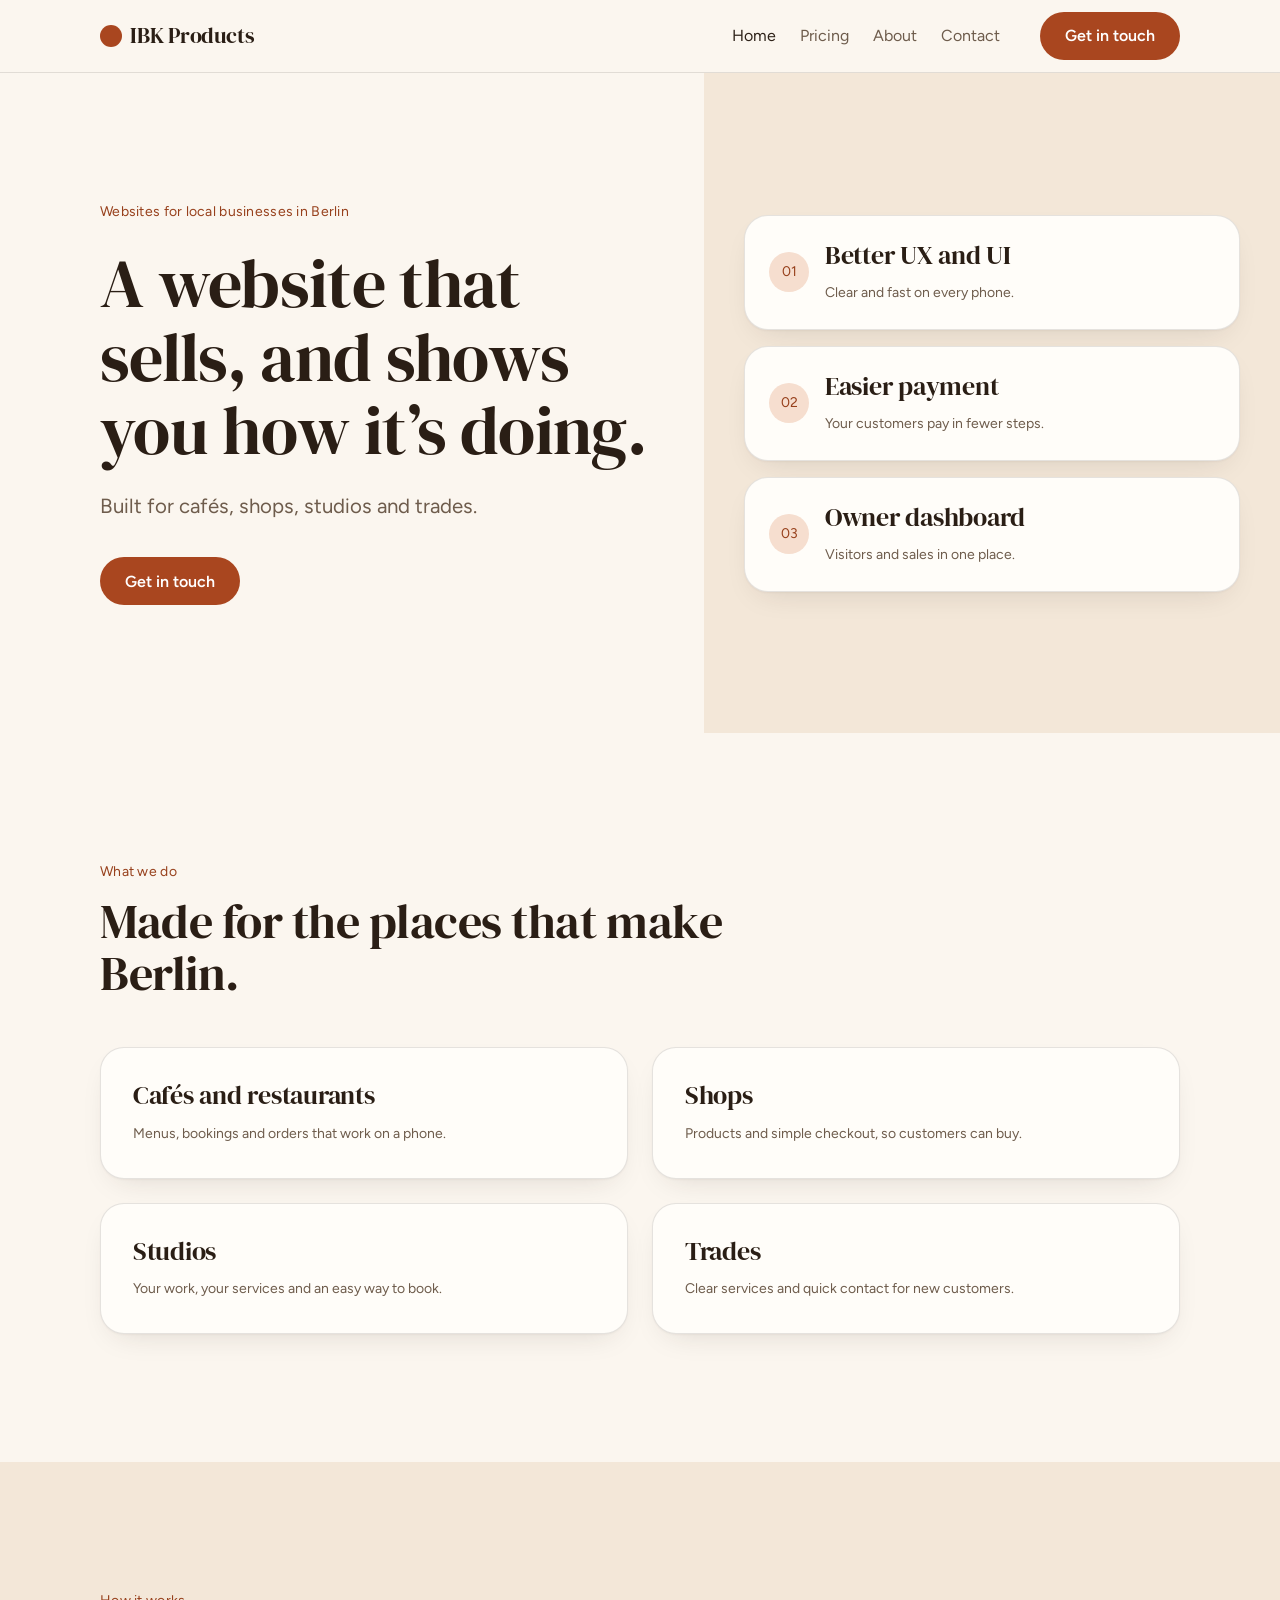
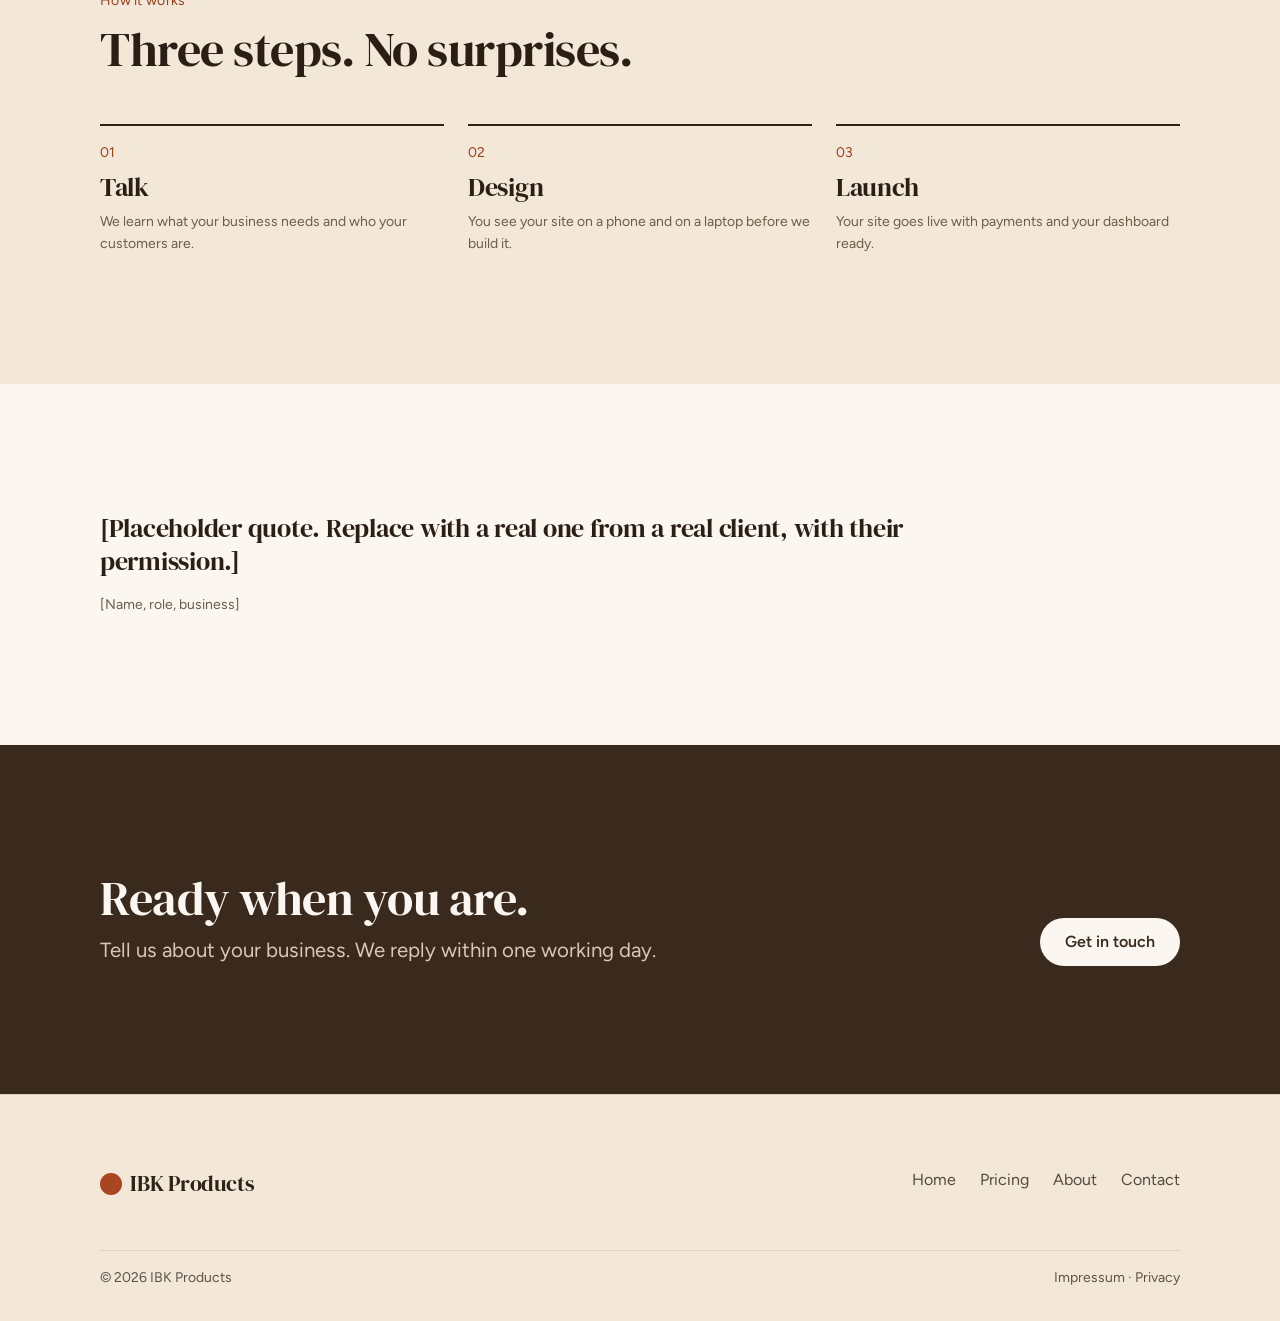
<file: index.html>
<!doctype html>
<html lang="en">
<head>
<meta charset="utf-8">
<meta name="viewport" content="width=device-width, initial-scale=1">
<title>IBK Products · Websites for local businesses in Berlin</title>
<meta name="description" content="Websites for cafés, shops, studios and trades in Berlin: clear on every phone, easy for customers to pay, with a dashboard for the owner.">
<meta property="og:title" content="IBK Products · Websites for local businesses in Berlin">
<meta property="og:description" content="Websites for cafés, shops, studios and trades in Berlin: clear on every phone, easy for customers to pay, with a dashboard for the owner.">
<link rel="stylesheet" href="assets/tokens.css">
<link rel="stylesheet" href="assets/components.css">
<script src="assets/site.js" defer></script>
</head>
<body>
<header class="nav"><div class="container nav__inner">
  <a class="brand" href="index.html"><span class="brand__mark" aria-hidden="true"></span>IBK Products</a>
  <nav class="nav__links" aria-label="Main"><a href="index.html" aria-current="page">Home</a><a href="pricing.html">Pricing</a><a href="about.html">About</a><a href="contact.html">Contact</a></nav>
  <a class="btn btn--primary nav__cta" href="contact.html">Get in touch</a>
  <button class="nav__toggle" type="button" aria-expanded="false">Menu</button>
</div></header>
<main>
<section class="hero hero--split">
  <div class="hero__main" data-reveal>
    <p class="eyebrow">Websites for local businesses in Berlin</p>
    <h1 class="h1">A website that sells, and shows you how it’s doing.</h1>
    <p class="lead measure">Built for cafés, shops, studios and trades.</p>
    <div class="btn-row"><a class="btn btn--primary" href="contact.html">Get in touch</a></div>
  </div>
  <div class="hero__panel"><div class="card card--row" data-reveal data-delay="0"><span class="card__icon">01</span><div class="stack"><h3 class="h3">Better UX and UI</h3><p class="small">Clear and fast on every phone.</p></div></div><div class="card card--row" data-reveal data-delay="80"><span class="card__icon">02</span><div class="stack"><h3 class="h3">Easier payment</h3><p class="small">Your customers pay in fewer steps.</p></div></div><div class="card card--row" data-reveal data-delay="160"><span class="card__icon">03</span><div class="stack"><h3 class="h3">Owner dashboard</h3><p class="small">Visitors and sales in one place.</p></div></div></div>
</section>
<section class="section"><div class="container">
  <div class="section-head" data-reveal><p class="eyebrow">What we do</p><h2 class="h2">Made for the places that make Berlin.</h2></div>
  <div class="grid grid--2"><div class="card" data-reveal><h3 class="h3">Cafés and restaurants</h3><p class="small">Menus, bookings and orders that work on a phone.</p></div><div class="card" data-reveal><h3 class="h3">Shops</h3><p class="small">Products and simple checkout, so customers can buy.</p></div><div class="card" data-reveal><h3 class="h3">Studios</h3><p class="small">Your work, your services and an easy way to book.</p></div><div class="card" data-reveal><h3 class="h3">Trades</h3><p class="small">Clear services and quick contact for new customers.</p></div></div>
</div></section>
<section class="section section--surface"><div class="container">
  <div class="section-head" data-reveal><p class="eyebrow">How it works</p><h2 class="h2">Three steps. No surprises.</h2></div>
  <div class="steps"><div class="step" data-reveal><h3 class="h3">Talk</h3><p class="small">We learn what your business needs and who your customers are.</p></div><div class="step" data-reveal><h3 class="h3">Design</h3><p class="small">You see your site on a phone and on a laptop before we build it.</p></div><div class="step" data-reveal><h3 class="h3">Launch</h3><p class="small">Your site goes live with payments and your dashboard ready.</p></div></div>
</div></section>
<section class="section"><div class="container"><figure class="quote" data-reveal>
  <blockquote>[Placeholder quote. Replace with a real one from a real client, with their permission.]</blockquote><figcaption class="small">[Name, role, business]</figcaption>
</figure></div></section>
<section class="section section--inverse"><div class="container cta" data-reveal>
  <div class="stack"><h2 class="h2">Ready when you are.</h2><p class="lead">Tell us about your business. We reply within one working day.</p></div>
  <div class="btn-row"><a class="btn btn--primary" href="contact.html">Get in touch</a></div>
</div></section>
</main>
<footer class="footer"><div class="container">
  <div class="footer__top"><a class="brand" href="index.html"><span class="brand__mark" aria-hidden="true"></span>IBK Products</a><nav class="footer__links" aria-label="Footer"><a href="index.html">Home</a><a href="pricing.html">Pricing</a><a href="about.html">About</a><a href="contact.html">Contact</a></nav></div>
  <div class="footer__bottom"><span>© 2026 IBK Products</span><span>Impressum · Privacy</span></div>
</div></footer>
</body>
</html>
</file>
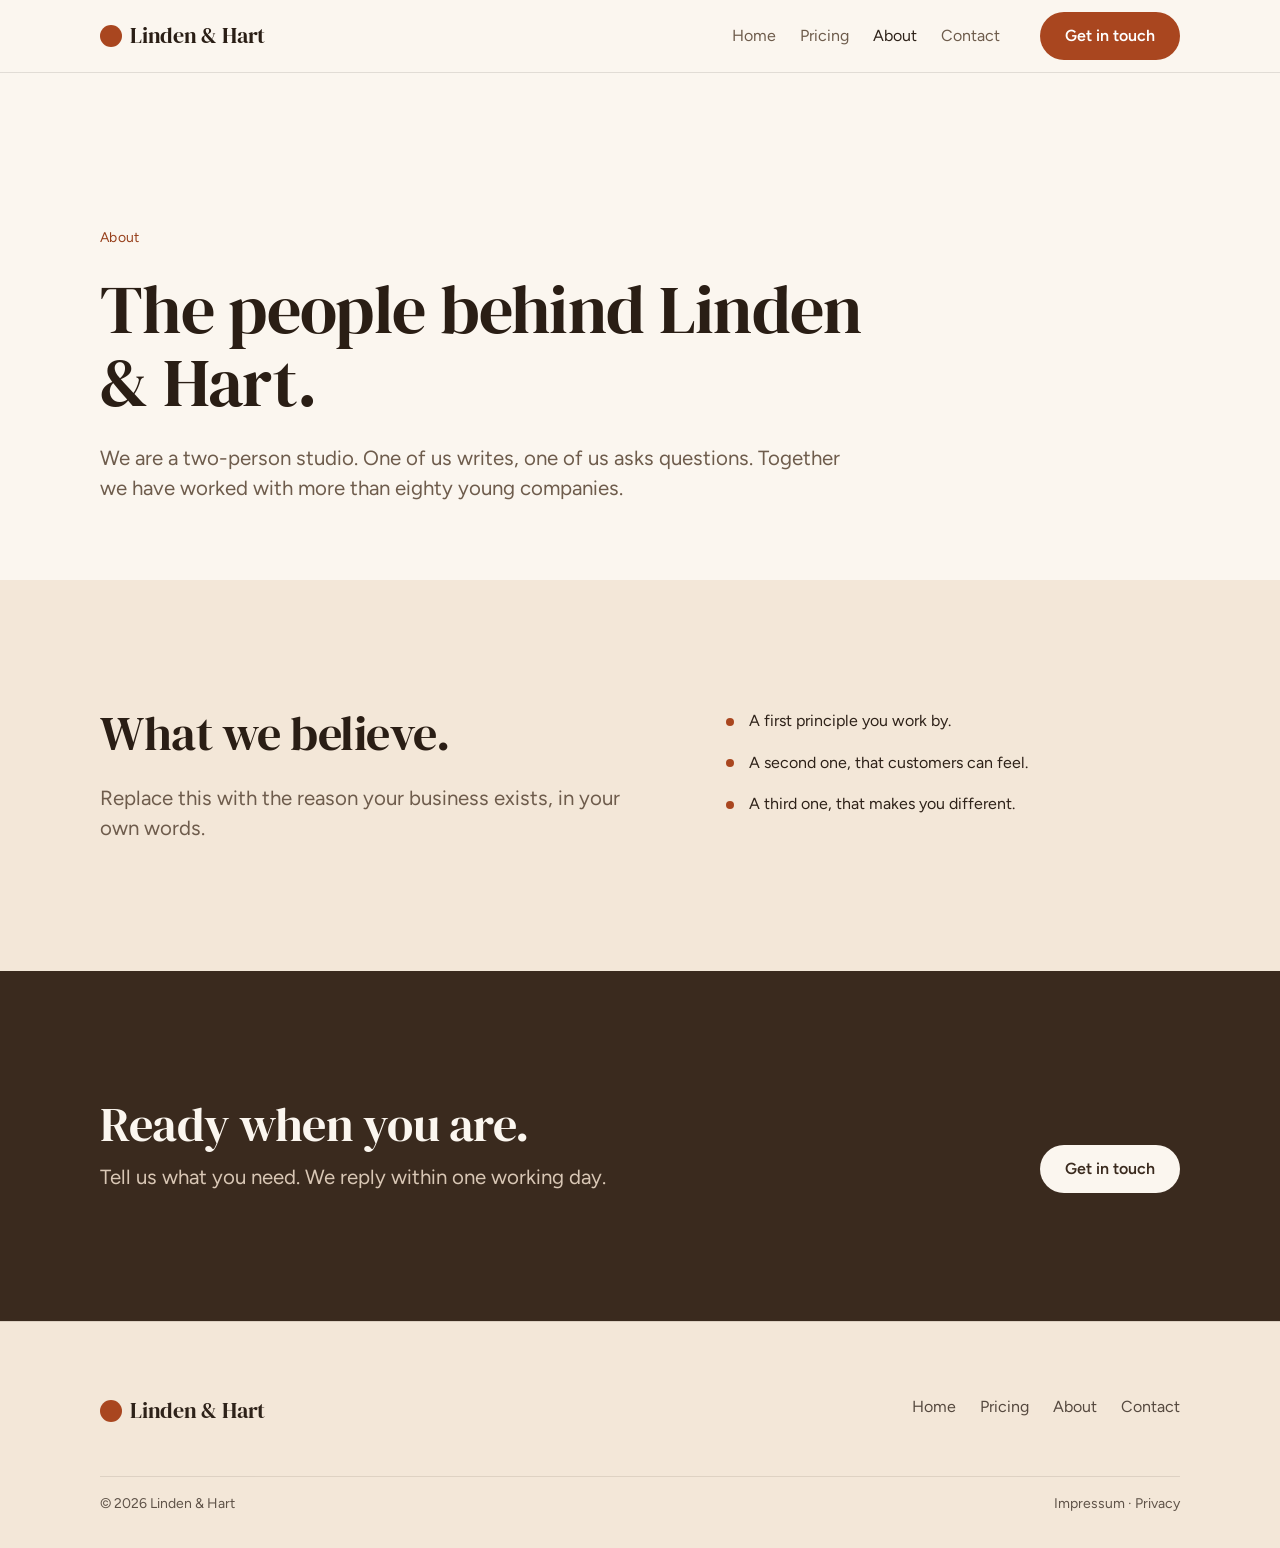
<file: about.html>
<!doctype html>
<html lang="en">
<head>
<meta charset="utf-8">
<meta name="viewport" content="width=device-width, initial-scale=1">
<title>About · Linden & Hart</title>
<meta name="description" content="We are a two-person studio. One of us writes, one of us asks questions. Together we have worked with more than eighty young companies.">
<meta property="og:title" content="About · Linden & Hart">
<meta property="og:description" content="We are a two-person studio. One of us writes, one of us asks questions. Together we have worked with more than eighty young companies.">
<link rel="stylesheet" href="assets/tokens.css">
<link rel="stylesheet" href="assets/components.css">
<script src="assets/site.js" defer></script>
</head>
<body>
<header class="nav"><div class="container nav__inner">
  <a class="brand" href="index.html"><span class="brand__mark" aria-hidden="true"></span>Linden & Hart</a>
  <nav class="nav__links" aria-label="Main"><a href="index.html">Home</a><a href="pricing.html">Pricing</a><a href="about.html" aria-current="page">About</a><a href="contact.html">Contact</a></nav>
  <a class="btn btn--primary nav__cta" href="contact.html">Get in touch</a>
  <button class="nav__toggle" type="button" aria-expanded="false">Menu</button>
</div></header>
<main>
<section class="page-hero"><div class="container"><div class="hero__inner" data-reveal>
  <p class="eyebrow">About</p><h1 class="h1">The people behind Linden & Hart.</h1><p class="lead measure">We are a two-person studio. One of us writes, one of us asks questions. Together we have worked with more than eighty young companies.</p>
</div></div></section>
<section class="section section--surface"><div class="container split">
  <div class="stack stack--lg" data-reveal><h2 class="h2">What we believe.</h2><p class="lead">Replace this with the reason your business exists, in your own words.</p></div>
  <ul class="list stack--lg" data-reveal style="gap:var(--space-4)"><li>A first principle you work by.</li><li>A second one, that customers can feel.</li><li>A third one, that makes you different.</li></ul>
</div></section>
<section class="section section--inverse"><div class="container cta" data-reveal>
  <div class="stack"><h2 class="h2">Ready when you are.</h2><p class="lead">Tell us what you need. We reply within one working day.</p></div>
  <div class="btn-row"><a class="btn btn--primary" href="contact.html">Get in touch</a></div>
</div></section>
</main>
<footer class="footer"><div class="container">
  <div class="footer__top"><a class="brand" href="index.html"><span class="brand__mark" aria-hidden="true"></span>Linden & Hart</a><nav class="footer__links" aria-label="Footer"><a href="index.html">Home</a><a href="pricing.html">Pricing</a><a href="about.html">About</a><a href="contact.html">Contact</a></nav></div>
  <div class="footer__bottom"><span>© 2026 Linden & Hart</span><span>Impressum · Privacy</span></div>
</div></footer>
</body>
</html>
</file>
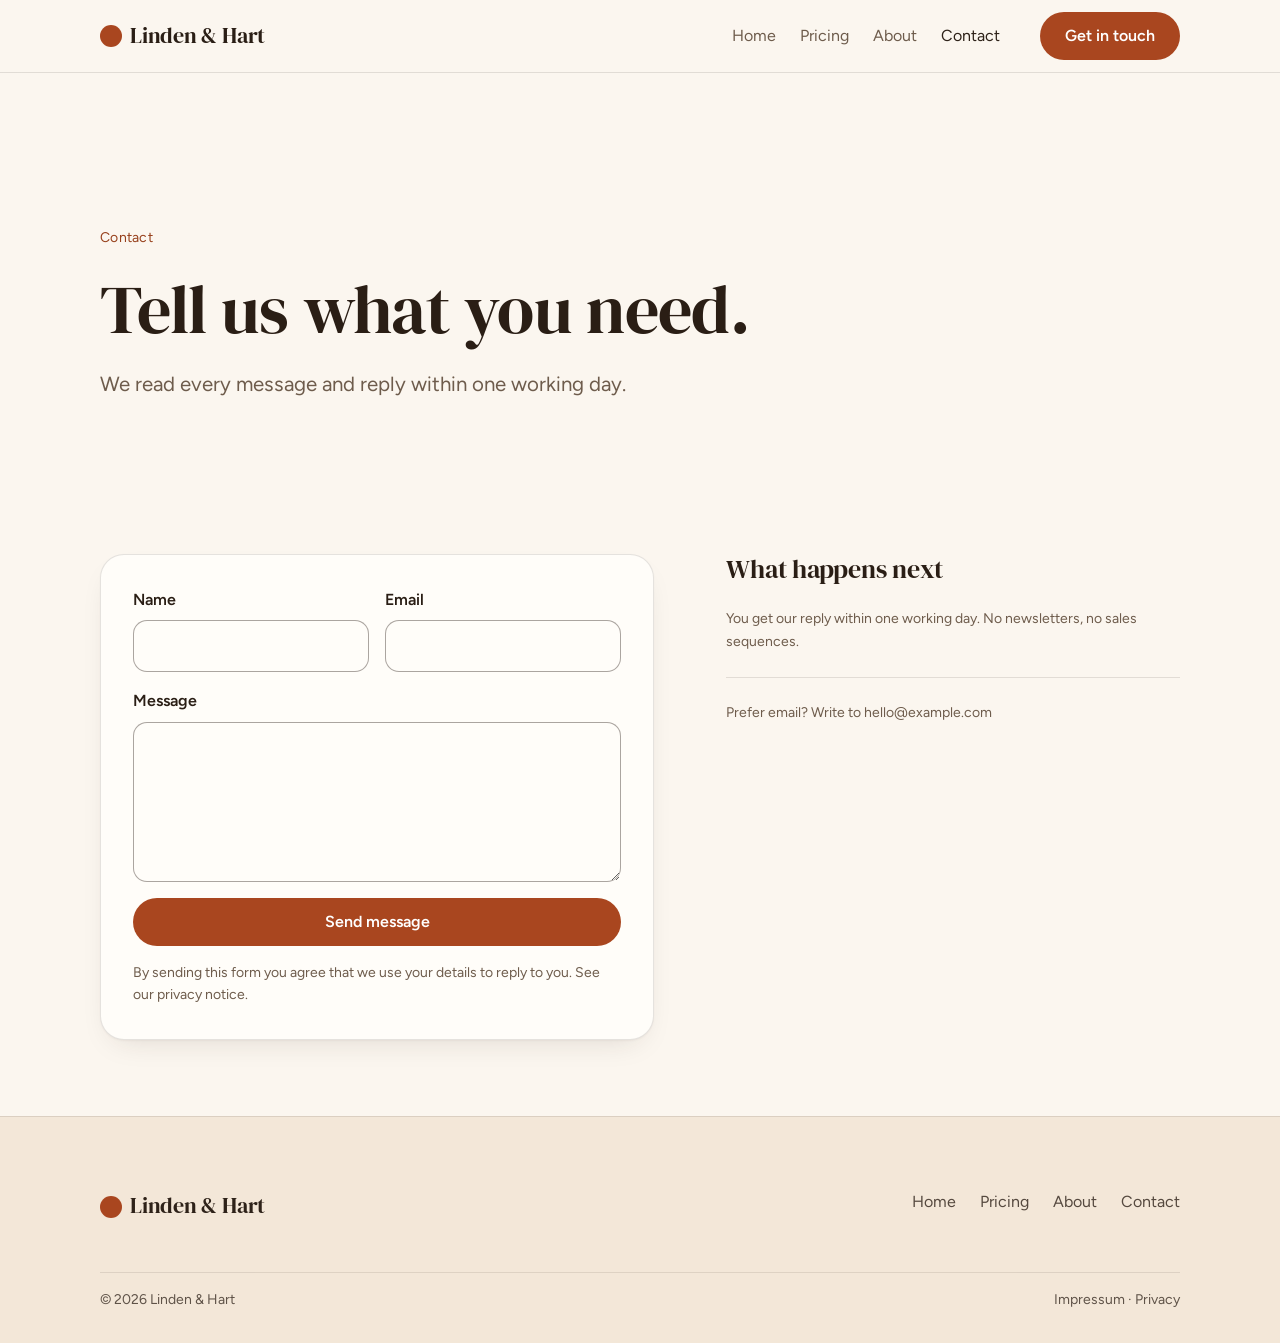
<file: contact.html>
<!doctype html>
<html lang="en">
<head>
<meta charset="utf-8">
<meta name="viewport" content="width=device-width, initial-scale=1">
<title>Contact · Linden & Hart</title>
<meta name="description" content="Get in touch with Linden & Hart.">
<meta property="og:title" content="Contact · Linden & Hart">
<meta property="og:description" content="Get in touch with Linden & Hart.">
<link rel="stylesheet" href="assets/tokens.css">
<link rel="stylesheet" href="assets/components.css">
<script src="assets/site.js" defer></script>
</head>
<body>
<header class="nav"><div class="container nav__inner">
  <a class="brand" href="index.html"><span class="brand__mark" aria-hidden="true"></span>Linden & Hart</a>
  <nav class="nav__links" aria-label="Main"><a href="index.html">Home</a><a href="pricing.html">Pricing</a><a href="about.html">About</a><a href="contact.html" aria-current="page">Contact</a></nav>
  <a class="btn btn--primary nav__cta" href="contact.html">Get in touch</a>
  <button class="nav__toggle" type="button" aria-expanded="false">Menu</button>
</div></header>
<main>
<section class="page-hero"><div class="container"><div class="hero__inner" data-reveal>
  <p class="eyebrow">Contact</p><h1 class="h1">Tell us what you need.</h1><p class="lead measure">We read every message and reply within one working day.</p>
</div></div></section>
<section class="section section--tight"><div class="container split">
  <form class="form card" name="contact" method="POST" action="thanks.html" data-netlify="true" netlify-honeypot="company-website" novalidate data-reveal>
    <input type="hidden" name="form-name" value="contact">
    <p class="hp"><label>Leave this empty <input name="company-website" tabindex="-1" autocomplete="off"></label></p>
    <div class="form__row">
      <div class="field"><label class="label" for="name">Name</label><input class="input" id="name" name="name" autocomplete="name" required aria-describedby="name-err"><p class="field__error" id="name-err" hidden>Please enter your name.</p></div>
      <div class="field"><label class="label" for="email">Email</label><input class="input" id="email" name="email" type="email" autocomplete="email" required aria-describedby="email-err"><p class="field__error" id="email-err" hidden>Please enter an email we can reply to.</p></div>
    </div>
    <div class="field"><label class="label" for="message">Message</label><textarea class="input" id="message" name="message" required aria-describedby="message-err"></textarea><p class="field__error" id="message-err" hidden>Please tell us a little about what you need.</p></div>
    <button class="btn btn--primary" type="submit">Send message</button>
    <p class="small">By sending this form you agree that we use your details to reply to you. See our privacy notice.</p>
  </form>
  <aside class="stack stack--lg" data-reveal><h2 class="h3">What happens next</h2><p class="small">You get our reply within one working day. No newsletters, no sales sequences.</p><hr class="rule"><p class="small">Prefer email? Write to hello@example.com</p></aside>
</div></section>
</main>
<script>
(function(){var f=document.querySelector('form[name=contact]');if(!f)return;
function check(el){var v=el.value.trim(),bad=!v;if(!bad&&el.type==='email')bad=!/^[^\s@]+@[^\s@]+\.[^\s@]+$/.test(v);var m=document.getElementById(el.id+'-err');if(bad)el.setAttribute('aria-invalid','true');else el.removeAttribute('aria-invalid');if(m)m.hidden=!bad;return !bad;}
f.addEventListener('submit',function(e){var first=null;[].forEach.call(f.querySelectorAll('[required]'),function(el){if(!check(el)&&!first)first=el;});if(first){e.preventDefault();first.focus();}});
[].forEach.call(f.querySelectorAll('[required]'),function(el){el.addEventListener('input',function(){if(el.getAttribute('aria-invalid'))check(el);});});})();
</script>
<footer class="footer"><div class="container">
  <div class="footer__top"><a class="brand" href="index.html"><span class="brand__mark" aria-hidden="true"></span>Linden & Hart</a><nav class="footer__links" aria-label="Footer"><a href="index.html">Home</a><a href="pricing.html">Pricing</a><a href="about.html">About</a><a href="contact.html">Contact</a></nav></div>
  <div class="footer__bottom"><span>© 2026 Linden & Hart</span><span>Impressum · Privacy</span></div>
</div></footer>
</body>
</html>
</file>
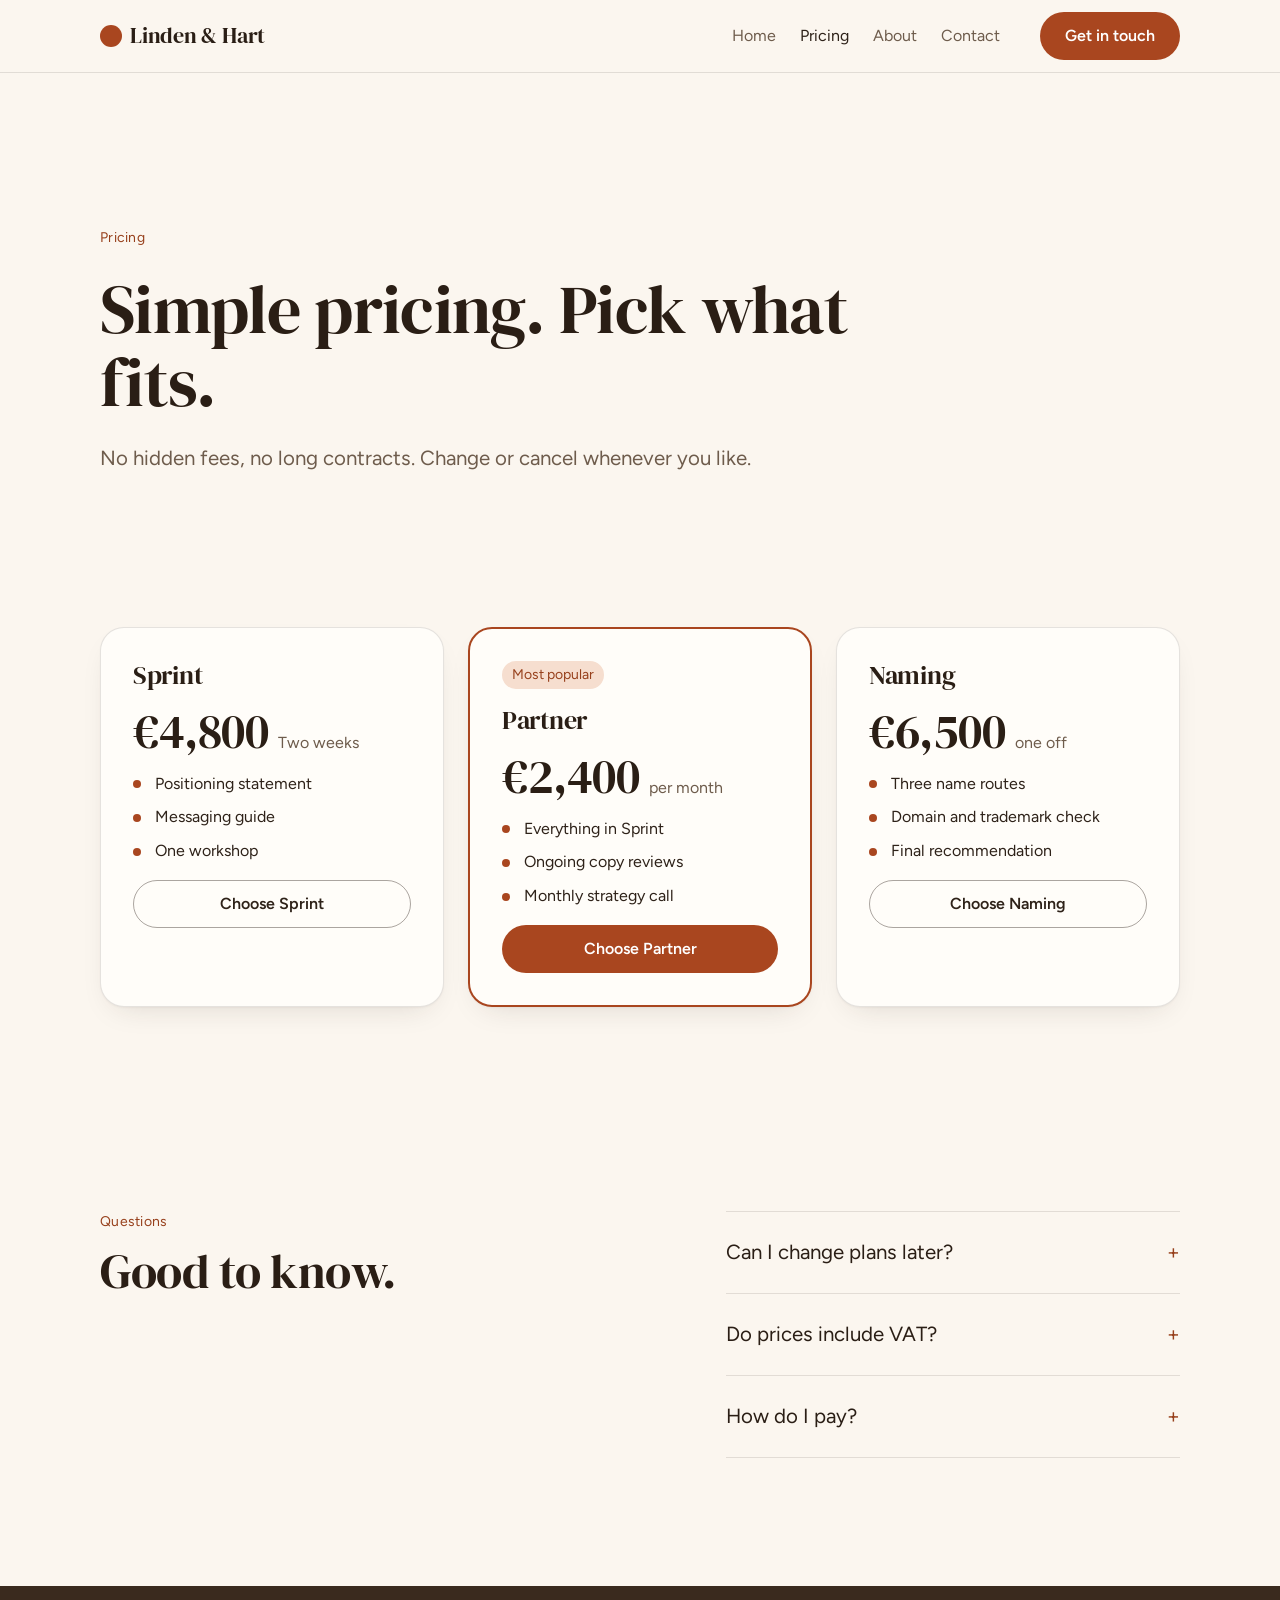
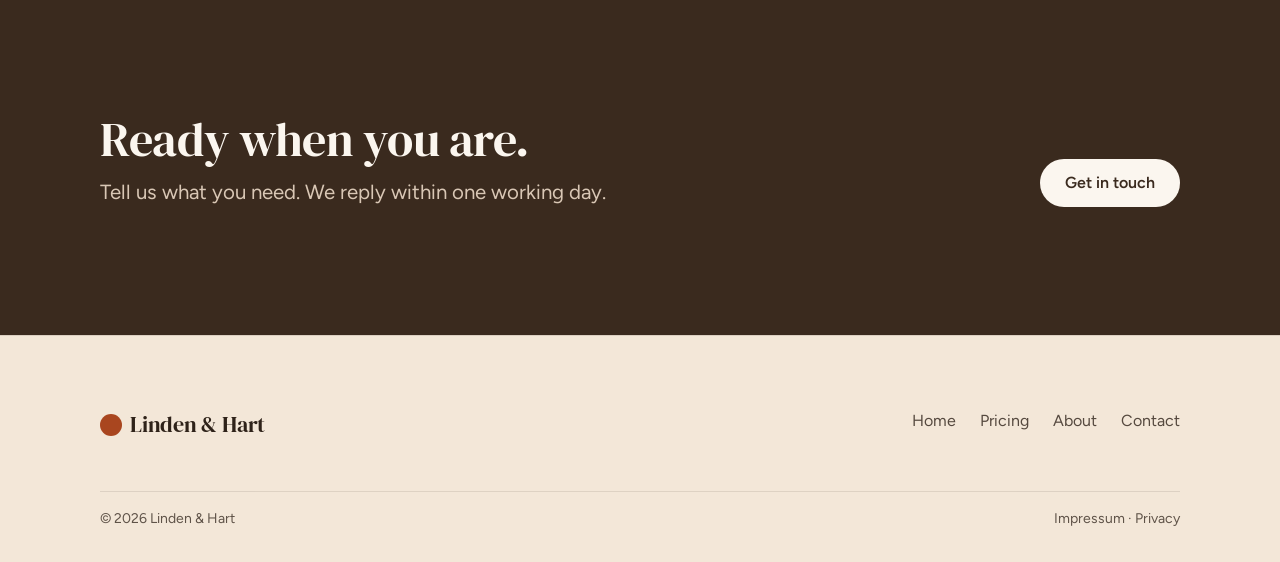
<file: pricing.html>
<!doctype html>
<html lang="en">
<head>
<meta charset="utf-8">
<meta name="viewport" content="width=device-width, initial-scale=1">
<title>Pricing · Linden & Hart</title>
<meta name="description" content="Simple pricing from Linden & Hart.">
<meta property="og:title" content="Pricing · Linden & Hart">
<meta property="og:description" content="Simple pricing from Linden & Hart.">
<link rel="stylesheet" href="assets/tokens.css">
<link rel="stylesheet" href="assets/components.css">
<script src="assets/site.js" defer></script>
</head>
<body>
<header class="nav"><div class="container nav__inner">
  <a class="brand" href="index.html"><span class="brand__mark" aria-hidden="true"></span>Linden & Hart</a>
  <nav class="nav__links" aria-label="Main"><a href="index.html">Home</a><a href="pricing.html" aria-current="page">Pricing</a><a href="about.html">About</a><a href="contact.html">Contact</a></nav>
  <a class="btn btn--primary nav__cta" href="contact.html">Get in touch</a>
  <button class="nav__toggle" type="button" aria-expanded="false">Menu</button>
</div></header>
<main>
<section class="page-hero"><div class="container"><div class="hero__inner" data-reveal>
  <p class="eyebrow">Pricing</p><h1 class="h1">Simple pricing. Pick what fits.</h1><p class="lead measure">No hidden fees, no long contracts. Change or cancel whenever you like.</p>
</div></div></section>
<section class="section section--tight"><div class="container"><div class="grid grid--3"><div class="card price" data-reveal><h3 class="h3">Sprint</h3><p class="price__amount">€4,800 <span>Two weeks</span></p><ul class="list"><li>Positioning statement</li><li>Messaging guide</li><li>One workshop</li></ul><a class="btn btn--secondary" href="contact.html">Choose Sprint</a></div><div class="card price price--featured" data-reveal><span class="badge">Most popular</span><h3 class="h3">Partner</h3><p class="price__amount">€2,400 <span>per month</span></p><ul class="list"><li>Everything in Sprint</li><li>Ongoing copy reviews</li><li>Monthly strategy call</li></ul><a class="btn btn--primary" href="contact.html">Choose Partner</a></div><div class="card price" data-reveal><h3 class="h3">Naming</h3><p class="price__amount">€6,500 <span>one off</span></p><ul class="list"><li>Three name routes</li><li>Domain and trademark check</li><li>Final recommendation</li></ul><a class="btn btn--secondary" href="contact.html">Choose Naming</a></div></div></div></section>
<section class="section"><div class="container split">
  <div class="section-head" data-reveal><p class="eyebrow">Questions</p><h2 class="h2">Good to know.</h2></div>
  <div class="faq" data-reveal><details><summary>Can I change plans later?</summary><p>Yes. Switch or cancel anytime, no questions asked.</p></details><details><summary>Do prices include VAT?</summary><p>Prices shown are placeholders. Replace them with yours and state whether VAT is included.</p></details><details><summary>How do I pay?</summary><p>Card or invoice. Replace this with how your business actually takes payment.</p></details></div>
</div></section>
<section class="section section--inverse"><div class="container cta" data-reveal>
  <div class="stack"><h2 class="h2">Ready when you are.</h2><p class="lead">Tell us what you need. We reply within one working day.</p></div>
  <div class="btn-row"><a class="btn btn--primary" href="contact.html">Get in touch</a></div>
</div></section>
</main>
<footer class="footer"><div class="container">
  <div class="footer__top"><a class="brand" href="index.html"><span class="brand__mark" aria-hidden="true"></span>Linden & Hart</a><nav class="footer__links" aria-label="Footer"><a href="index.html">Home</a><a href="pricing.html">Pricing</a><a href="about.html">About</a><a href="contact.html">Contact</a></nav></div>
  <div class="footer__bottom"><span>© 2026 Linden & Hart</span><span>Impressum · Privacy</span></div>
</div></footer>
</body>
</html>
</file>
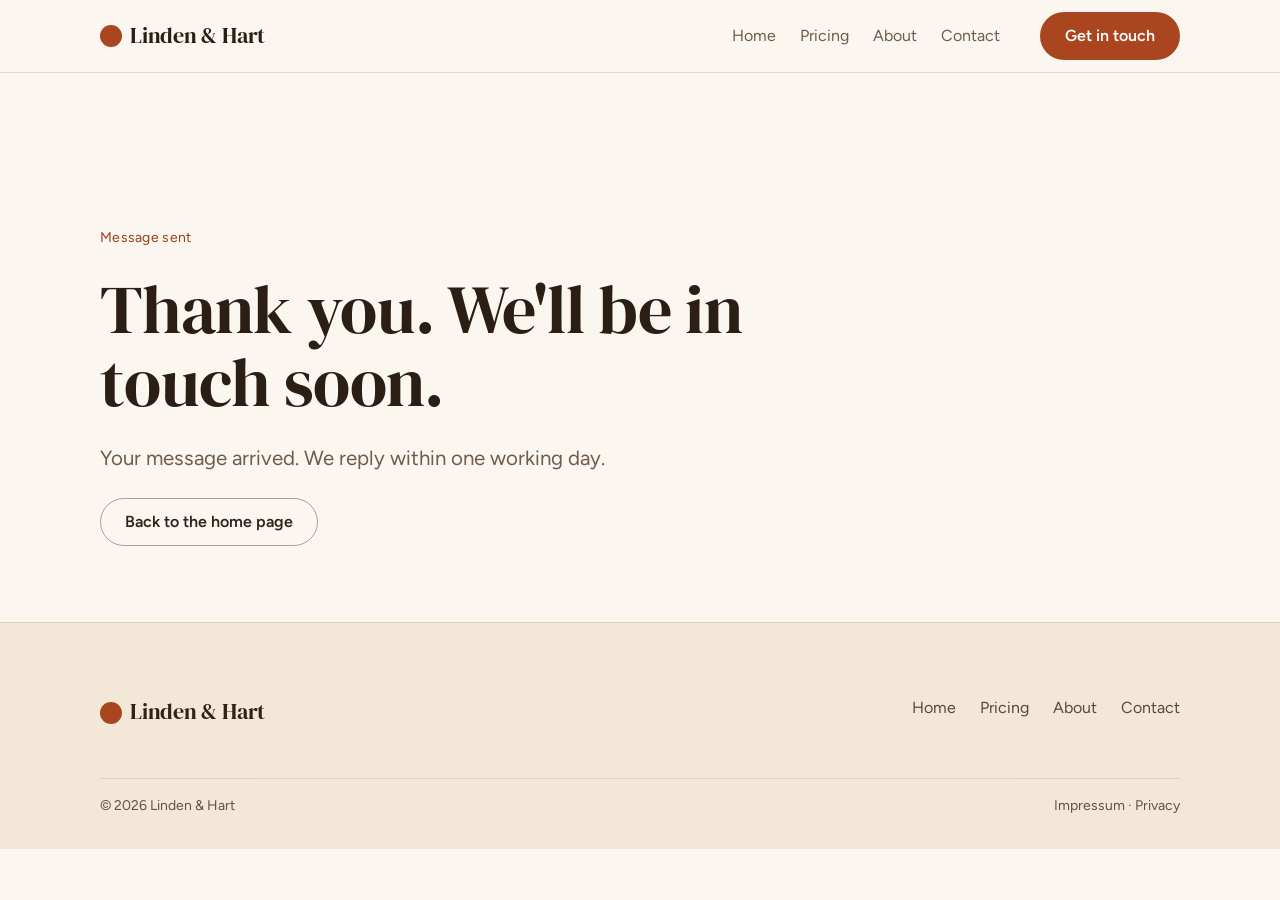
<file: thanks.html>
<!doctype html>
<html lang="en">
<head>
<meta charset="utf-8">
<meta name="viewport" content="width=device-width, initial-scale=1">
<title>Thanks · Linden & Hart</title>
<meta name="description" content="Message received.">
<meta property="og:title" content="Thanks · Linden & Hart">
<meta property="og:description" content="Message received.">
<link rel="stylesheet" href="assets/tokens.css">
<link rel="stylesheet" href="assets/components.css">
<script src="assets/site.js" defer></script>
</head>
<body>
<header class="nav"><div class="container nav__inner">
  <a class="brand" href="index.html"><span class="brand__mark" aria-hidden="true"></span>Linden & Hart</a>
  <nav class="nav__links" aria-label="Main"><a href="index.html">Home</a><a href="pricing.html">Pricing</a><a href="about.html">About</a><a href="contact.html">Contact</a></nav>
  <a class="btn btn--primary nav__cta" href="contact.html">Get in touch</a>
  <button class="nav__toggle" type="button" aria-expanded="false">Menu</button>
</div></header>
<main>
<section class="page-hero"><div class="container"><div class="hero__inner" data-reveal>
  <p class="eyebrow">Message sent</p><h1 class="h1">Thank you. We'll be in touch soon.</h1><p class="lead measure">Your message arrived. We reply within one working day.</p>
  <div class="btn-row"><a class="btn btn--secondary" href="index.html">Back to the home page</a></div>
</div></div></section>
</main>
<footer class="footer"><div class="container">
  <div class="footer__top"><a class="brand" href="index.html"><span class="brand__mark" aria-hidden="true"></span>Linden & Hart</a><nav class="footer__links" aria-label="Footer"><a href="index.html">Home</a><a href="pricing.html">Pricing</a><a href="about.html">About</a><a href="contact.html">Contact</a></nav></div>
  <div class="footer__bottom"><span>© 2026 Linden & Hart</span><span>Impressum · Privacy</span></div>
</div></footer>
</body>
</html>
</file>
<file: assets/tokens.css>
/* Clay · design tokens. The only place values live. */
@font-face{font-family:"DM Serif Display";src:url("fonts/dm-serif-display-latin-400-normal.woff2") format("woff2");font-weight:400;font-style:normal;font-display:swap;}
@font-face{font-family:"Figtree";src:url("fonts/figtree-latin-wght-normal.woff2") format("woff2");font-weight:300 900;font-style:normal;font-display:swap;}
:root{
  /* Colour */
  --color-bg: #FBF6EF;
  --color-surface: #F3E7D8;
  --color-card: #FFFDF9;
  --color-text: #2E2219;
  --color-heading: #2A1E15;
  --color-muted: #6E5C4C;
  --color-border: rgba(46,34,25,.12);
  --color-border-strong: rgba(46,34,25,.4);
  --color-accent: #A9461F;
  --color-accent-hover: #8E3A19;
  --color-accent-text: #FFFFFF;
  --color-accent-strong: #97401C;
  --color-accent-soft: #F6DECF;
  --color-inverse-bg: #3A2A1E;
  --color-inverse-text: #FBF6EF;
  --color-inverse-muted: #D9C7B5;
  --color-inverse-border: rgba(251,246,239,.4);
  --color-inverse-action: #FBF6EF;
  --color-inverse-action-hover: #F3E7D8;
  --color-inverse-action-text: #3A2A1E;
  --color-nav-bg: rgba(251,246,239,.88);
  --color-footer-bg: #F3E7D8;
  --color-footer-text: #2E2219;
  --color-footer-border: rgba(46,34,25,.14);
  --color-input-bg: #FFFDF9;
  --color-focus: #A9461F;
  --color-error: #B42318;

  /* Type */
  --font-display: "DM Serif Display", Georgia, serif;
  --font-body: "Figtree", system-ui, sans-serif;
  --font-label: "Figtree", system-ui, sans-serif;
  --weight-display: 400;
  --weight-button: 600;
  --tracking-display: -0.01em;
  --tracking-label: 0.02em;
  --label-case: none;
  --leading-display: 1.08;

  /* Shape */
  --radius-button: 999px;
  --radius-card: 24px;
  --radius-input: 14px;
  --radius-pill: 999px;
  --radius-mark: 50%;
  --radius-bullet: 50%;
  --shadow-card: 0 1px 2px rgba(46,34,25,.04), 0 12px 32px -16px rgba(46,34,25,.18);

  /* Spacing scale */
  --space-1: 4px; --space-2: 8px; --space-3: 12px; --space-4: 16px; --space-5: 24px;
  --space-6: 32px; --space-7: 48px; --space-8: 72px; --space-9: 112px;
  --gutter: clamp(20px, 4vw, 40px);
  --container: 1160px;
  --section-pad: clamp(72px, 10vw, 128px);
  --hero-pad: clamp(72px, 12vw, 160px);
  --hero-width: 52rem;

  /* Type scale (fluid) */
  --text-display: clamp(2.75rem, 7vw, 5.5rem);
  --text-h1: clamp(2.4rem, 5.5vw, 4.25rem);
  --text-h2: clamp(1.9rem, 3.8vw, 3rem);
  --text-h3: clamp(1.3rem, 2vw, 1.6rem);
  --text-lead: clamp(1.1rem, 1.6vw, 1.3rem);
  --text-body: 1rem;
  --text-small: .875rem;
  --leading-body: 1.6;

  /* Lines */
  --border-width: 1px;
  --border-width-strong: 2px;

  /* Motion */
  --motion-fast: .18s;
  --motion-slow: .7s;
  --motion-ease: cubic-bezier(.2,.7,.2,1);
  --motion-rise: 16px;
}
</file>
<file: assets/components.css>
/* Starter design system · components
   Every value comes from tokens.css. Change the tokens, the whole site follows.
   Do not hard-code colours, sizes or radii here or in pages. */

*,*::before,*::after{box-sizing:border-box}
html{-webkit-text-size-adjust:100%;scroll-behavior:smooth}
body{margin:0;background:var(--color-bg);color:var(--color-text);font-family:var(--font-body);font-size:var(--text-body);line-height:var(--leading-body);-webkit-font-smoothing:antialiased;overflow-x:clip}
img,svg{display:block;max-width:100%}
a{color:inherit}
h1,h2,h3,h4,p,ul,ol,figure,blockquote{margin:0}
:focus-visible{outline:2px solid var(--color-focus);outline-offset:3px}
@media (prefers-reduced-motion:reduce){html{scroll-behavior:auto}*{animation:none!important;transition:none!important}}

/* ---------- Type ---------- */
.display,.h1,.h2,.h3{font-family:var(--font-display);font-weight:var(--weight-display);letter-spacing:var(--tracking-display);line-height:var(--leading-display);color:var(--color-heading)}
.display{font-size:var(--text-display)}
.h1{font-size:var(--text-h1)}
.h2{font-size:var(--text-h2)}
.h3{font-size:var(--text-h3);line-height:1.2}
.lead{font-size:var(--text-lead);line-height:1.45;color:var(--color-muted)}
.body{font-size:var(--text-body)}
.small{font-size:var(--text-small);color:var(--color-muted)}
.eyebrow{font-family:var(--font-label);font-size:var(--text-small);letter-spacing:var(--tracking-label);text-transform:var(--label-case);color:var(--color-accent-strong)}
.measure{max-width:60ch}

/* ---------- Layout ---------- */
.container{width:100%;max-width:var(--container);margin:0 auto;padding:0 var(--gutter)}
.section{padding:var(--section-pad) 0}
.section--tight{padding:calc(var(--section-pad) * .6) 0}
.section--surface{background:var(--color-surface)}
.section--inverse{background:var(--color-inverse-bg);color:var(--color-inverse-text)}
.section--inverse .h1,.section--inverse .h2,.section--inverse .h3,.section--inverse .display{color:var(--color-inverse-text)}
.section--inverse .lead,.section--inverse .small{color:var(--color-inverse-muted)}
.section-head{display:grid;gap:var(--space-3);margin-bottom:var(--space-7);max-width:44rem}
.grid{display:grid;gap:var(--space-5)}
.grid--2{grid-template-columns:repeat(2,minmax(0,1fr))}
.grid--3{grid-template-columns:repeat(3,minmax(0,1fr))}
.split{display:grid;grid-template-columns:1.1fr .9fr;gap:var(--space-8);align-items:start}
.stack{display:grid;gap:var(--space-3)}
.stack--lg{gap:var(--space-5)}
.rule{height:var(--border-width);background:var(--color-border);border:0;margin:0}
@media (max-width:900px){.grid--3{grid-template-columns:1fr}.grid--2,.split{grid-template-columns:1fr}.split{gap:var(--space-6)}}

/* ---------- Buttons ---------- */
.btn{display:inline-flex;align-items:center;justify-content:center;gap:.5em;min-height:48px;padding:0 var(--space-5);border-radius:var(--radius-button);border:var(--border-width) solid transparent;font-family:var(--font-body);font-size:var(--text-body);font-weight:var(--weight-button);text-decoration:none;cursor:pointer;transition:background-color var(--motion-fast) var(--motion-ease),color var(--motion-fast) var(--motion-ease),border-color var(--motion-fast) var(--motion-ease),transform var(--motion-fast) var(--motion-ease)}
.btn--primary{background:var(--color-accent);color:var(--color-accent-text)}
.btn--primary:hover{background:var(--color-accent-hover)}
.btn--secondary{background:transparent;color:var(--color-text);border-color:var(--color-border-strong)}
.btn--secondary:hover{border-color:var(--color-text)}
.section--inverse .btn--primary{background:var(--color-inverse-action);color:var(--color-inverse-action-text)}
.section--inverse .btn--primary:hover{background:var(--color-inverse-action-hover)}
.section--inverse .btn--secondary{color:var(--color-inverse-text);border-color:var(--color-inverse-border)}
.btn:active{transform:translateY(1px)}
.btn-row{display:flex;flex-wrap:wrap;gap:var(--space-3)}
@media (max-width:520px){.btn-row .btn{flex:1 1 100%}}
.link{color:var(--color-accent-strong);text-underline-offset:.2em}

/* ---------- Nav ---------- */
.nav{position:sticky;top:0;z-index:50;background:var(--color-nav-bg);backdrop-filter:saturate(1.4) blur(10px);-webkit-backdrop-filter:saturate(1.4) blur(10px);border-bottom:var(--border-width) solid var(--color-border)}
.nav__inner{display:flex;align-items:center;gap:var(--space-6);min-height:72px}
.brand{font-family:var(--font-display);font-weight:var(--weight-display);font-size:1.35rem;letter-spacing:var(--tracking-display);text-decoration:none;color:var(--color-heading);display:flex;align-items:center;gap:.5rem}
.brand__mark{width:22px;height:22px;background:var(--color-accent);border-radius:var(--radius-mark)}
.nav__links{display:flex;gap:var(--space-5);margin-left:auto}
.nav__links a{text-decoration:none;color:var(--color-muted);font-size:var(--text-body);transition:color var(--motion-fast) var(--motion-ease)}
.nav__links a:hover,.nav__links a[aria-current="page"]{color:var(--color-text)}
.nav__cta{margin-left:var(--space-2)}
.nav__toggle{display:none;margin-left:auto;min-height:44px;min-width:44px;background:none;border:0;color:var(--color-text);font:inherit;cursor:pointer}
@media (max-width:820px){
  .nav__toggle{display:inline-flex;align-items:center;justify-content:flex-end}
  .nav__links,.nav__cta{display:none}
  .nav.is-open .nav__links{display:grid;position:absolute;left:0;right:0;top:100%;gap:0;padding:var(--space-3) var(--gutter) var(--space-5);background:var(--color-bg);border-bottom:var(--border-width) solid var(--color-border)}
  .nav.is-open .nav__links a{padding:var(--space-3) 0;font-size:var(--text-lead);color:var(--color-text)}
}

/* ---------- Hero ---------- */
.hero{padding:var(--hero-pad) 0 var(--section-pad)}
.hero__inner{display:grid;gap:var(--space-5);max-width:var(--hero-width)}
.hero .btn-row{margin-top:var(--space-3)}
.hero__meta{display:flex;flex-wrap:wrap;gap:var(--space-2) var(--space-5);margin-top:var(--space-5)}
.page-hero{padding:var(--hero-pad) 0 calc(var(--section-pad) * .6)}
.page-hero .hero__inner{max-width:48rem}
/* Split hero: text left, panel of row cards right (full width, panel bleeds to the edge) */
.hero--split{padding:0;display:grid;grid-template-columns:1.1fr .9fr;align-items:stretch}
.hero__main{display:grid;gap:var(--space-5);align-content:center;padding:var(--section-pad) var(--gutter) var(--section-pad) max(var(--gutter),calc((100vw - var(--container)) / 2 + var(--gutter)))}
.hero__panel{background:var(--color-surface);padding:var(--space-7) var(--gutter);display:grid;gap:var(--space-4);align-content:center}
@media (max-width:900px){.hero--split{grid-template-columns:1fr}.hero__main{padding:var(--space-8) var(--gutter)}}

/* ---------- Cards ---------- */
.card{background:var(--color-card);border:var(--border-width) solid var(--color-border);border-radius:var(--radius-card);padding:var(--space-6);display:grid;gap:var(--space-3);align-content:start;box-shadow:var(--shadow-card)}
.card__icon{width:40px;height:40px;border-radius:var(--radius-mark);background:var(--color-accent-soft);color:var(--color-accent-strong);display:grid;place-items:center;font-family:var(--font-label);font-size:var(--text-small)}
.card--feature{min-height:100%}
.card--row{grid-template-columns:auto 1fr;align-items:center;gap:var(--space-4);padding:var(--space-5)}

/* ---------- Steps ---------- */
.steps{counter-reset:step;display:grid;grid-template-columns:repeat(3,minmax(0,1fr));gap:var(--space-5)}
.step{counter-increment:step;padding-top:var(--space-4);border-top:var(--border-width-strong) solid var(--color-text);display:grid;gap:var(--space-2)}
.step::before{content:counter(step,decimal-leading-zero);font-family:var(--font-label);font-size:var(--text-small);color:var(--color-accent-strong)}
.section--inverse .step{border-top-color:var(--color-inverse-text)}
@media (max-width:900px){.steps{grid-template-columns:1fr}}

/* ---------- Pricing ---------- */
.price{display:grid;gap:var(--space-4);align-content:start}
.price__amount{font-family:var(--font-display);font-weight:var(--weight-display);font-size:var(--text-h2);letter-spacing:var(--tracking-display);line-height:1;color:var(--color-heading)}
.price__amount span{font-family:var(--font-body);font-size:var(--text-body);color:var(--color-muted);letter-spacing:0;font-weight:400}
.price--featured{border-color:var(--color-accent);border-width:var(--border-width-strong)}
.badge{display:inline-flex;align-items:center;justify-self:start;padding:.2em .7em;border-radius:var(--radius-pill);background:var(--color-accent-soft);color:var(--color-accent-strong);font-family:var(--font-label);font-size:var(--text-small)}
.list{list-style:none;padding:0;display:grid;gap:var(--space-2)}
.list li{position:relative;padding-left:1.4em}
.list li::before{content:"";position:absolute;left:0;top:.6em;width:.5em;height:.5em;background:var(--color-accent);border-radius:var(--radius-bullet)}

/* ---------- Quote ---------- */
.quote{display:grid;gap:var(--space-4);max-width:52rem}
.quote blockquote{font-family:var(--font-display);font-weight:var(--weight-display);font-size:var(--text-h3);line-height:1.3;letter-spacing:var(--tracking-display);color:var(--color-heading)}

/* ---------- FAQ ---------- */
.faq{display:grid;border-top:var(--border-width) solid var(--color-border)}
.faq details{border-bottom:var(--border-width) solid var(--color-border)}
.faq summary{list-style:none;cursor:pointer;display:flex;justify-content:space-between;gap:var(--space-4);padding:var(--space-5) 0;font-size:var(--text-lead);color:var(--color-heading)}
.faq summary::-webkit-details-marker{display:none}
.faq summary::after{content:"+";font-family:var(--font-label);color:var(--color-accent-strong);transition:transform var(--motion-fast) var(--motion-ease)}
.faq details[open] summary::after{transform:rotate(45deg)}
.faq details p{padding:0 0 var(--space-5);color:var(--color-muted);max-width:60ch}

/* ---------- Forms ---------- */
.form{display:grid;gap:var(--space-4)}
.form__row{display:grid;grid-template-columns:1fr 1fr;gap:var(--space-4)}
@media (max-width:640px){.form__row{grid-template-columns:1fr}}
.field{display:grid;gap:var(--space-2)}
.label{font-weight:var(--weight-button);font-size:var(--text-body);color:var(--color-heading)}
.input{width:100%;min-height:52px;padding:var(--space-3) var(--space-4);background:var(--color-input-bg);color:var(--color-text);border:var(--border-width) solid var(--color-border-strong);border-radius:var(--radius-input);font:inherit;font-size:16px;transition:border-color var(--motion-fast) var(--motion-ease)}
.input:hover{border-color:var(--color-text)}
.input:focus{outline:2px solid var(--color-focus);outline-offset:1px;border-color:var(--color-text)}
textarea.input{min-height:160px;resize:vertical}
.input[aria-invalid="true"]{border-color:var(--color-error)}
.field__error{font-size:var(--text-small);color:var(--color-error)}
.field__error[hidden]{display:none}
.hp{position:absolute;left:-9999px}
.form .btn{width:100%}

/* ---------- CTA band ---------- */
.cta{display:flex;flex-wrap:wrap;align-items:end;justify-content:space-between;gap:var(--space-6)}
.cta .h2{max-width:20ch}

/* ---------- Footer ---------- */
.footer{padding:var(--space-8) 0 var(--space-6);background:var(--color-footer-bg);color:var(--color-footer-text);border-top:var(--border-width) solid var(--color-border)}
.footer__top{display:flex;flex-wrap:wrap;justify-content:space-between;gap:var(--space-6)}
.footer__links{display:flex;flex-wrap:wrap;gap:var(--space-5)}
.footer__links a{text-decoration:none;opacity:.8}
.footer__links a:hover{opacity:1}
.footer__bottom{margin-top:var(--space-7);padding-top:var(--space-4);border-top:var(--border-width) solid var(--color-footer-border);display:flex;flex-wrap:wrap;justify-content:space-between;gap:var(--space-3);font-size:var(--text-small);opacity:.75}
.footer .brand{color:var(--color-footer-text)}

/* ---------- Motion: reveal on scroll ---------- */
.js [data-reveal]{opacity:0;transform:translateY(var(--motion-rise));transition:opacity var(--motion-slow) var(--motion-ease),transform var(--motion-slow) var(--motion-ease)}
.js [data-reveal].is-in{opacity:1;transform:none}
@media (prefers-reduced-motion:reduce){.js [data-reveal]{opacity:1;transform:none}}

/* ---------- Storybook only ---------- */
.sb-swatches{display:grid;grid-template-columns:repeat(auto-fill,minmax(150px,1fr));gap:var(--space-3)}
.sb-swatch{border:var(--border-width) solid var(--color-border);border-radius:var(--radius-card);overflow:hidden;background:var(--color-card)}
.sb-swatch__chip{height:72px}
.sb-swatch__meta{padding:var(--space-3);display:grid;gap:2px;font-size:var(--text-small)}
.sb-swatch__meta code{font-family:var(--font-label);color:var(--color-muted);font-size:12px}
.sb-row{display:grid;grid-template-columns:180px 1fr;gap:var(--space-5);align-items:baseline;padding:var(--space-4) 0;border-bottom:var(--border-width) solid var(--color-border)}
.sb-row code{font-family:var(--font-label);font-size:12px;color:var(--color-muted)}
@media (max-width:700px){.sb-row{grid-template-columns:1fr;gap:var(--space-2)}}
.sb-space{height:14px;background:var(--color-accent);border-radius:2px}
</file>
